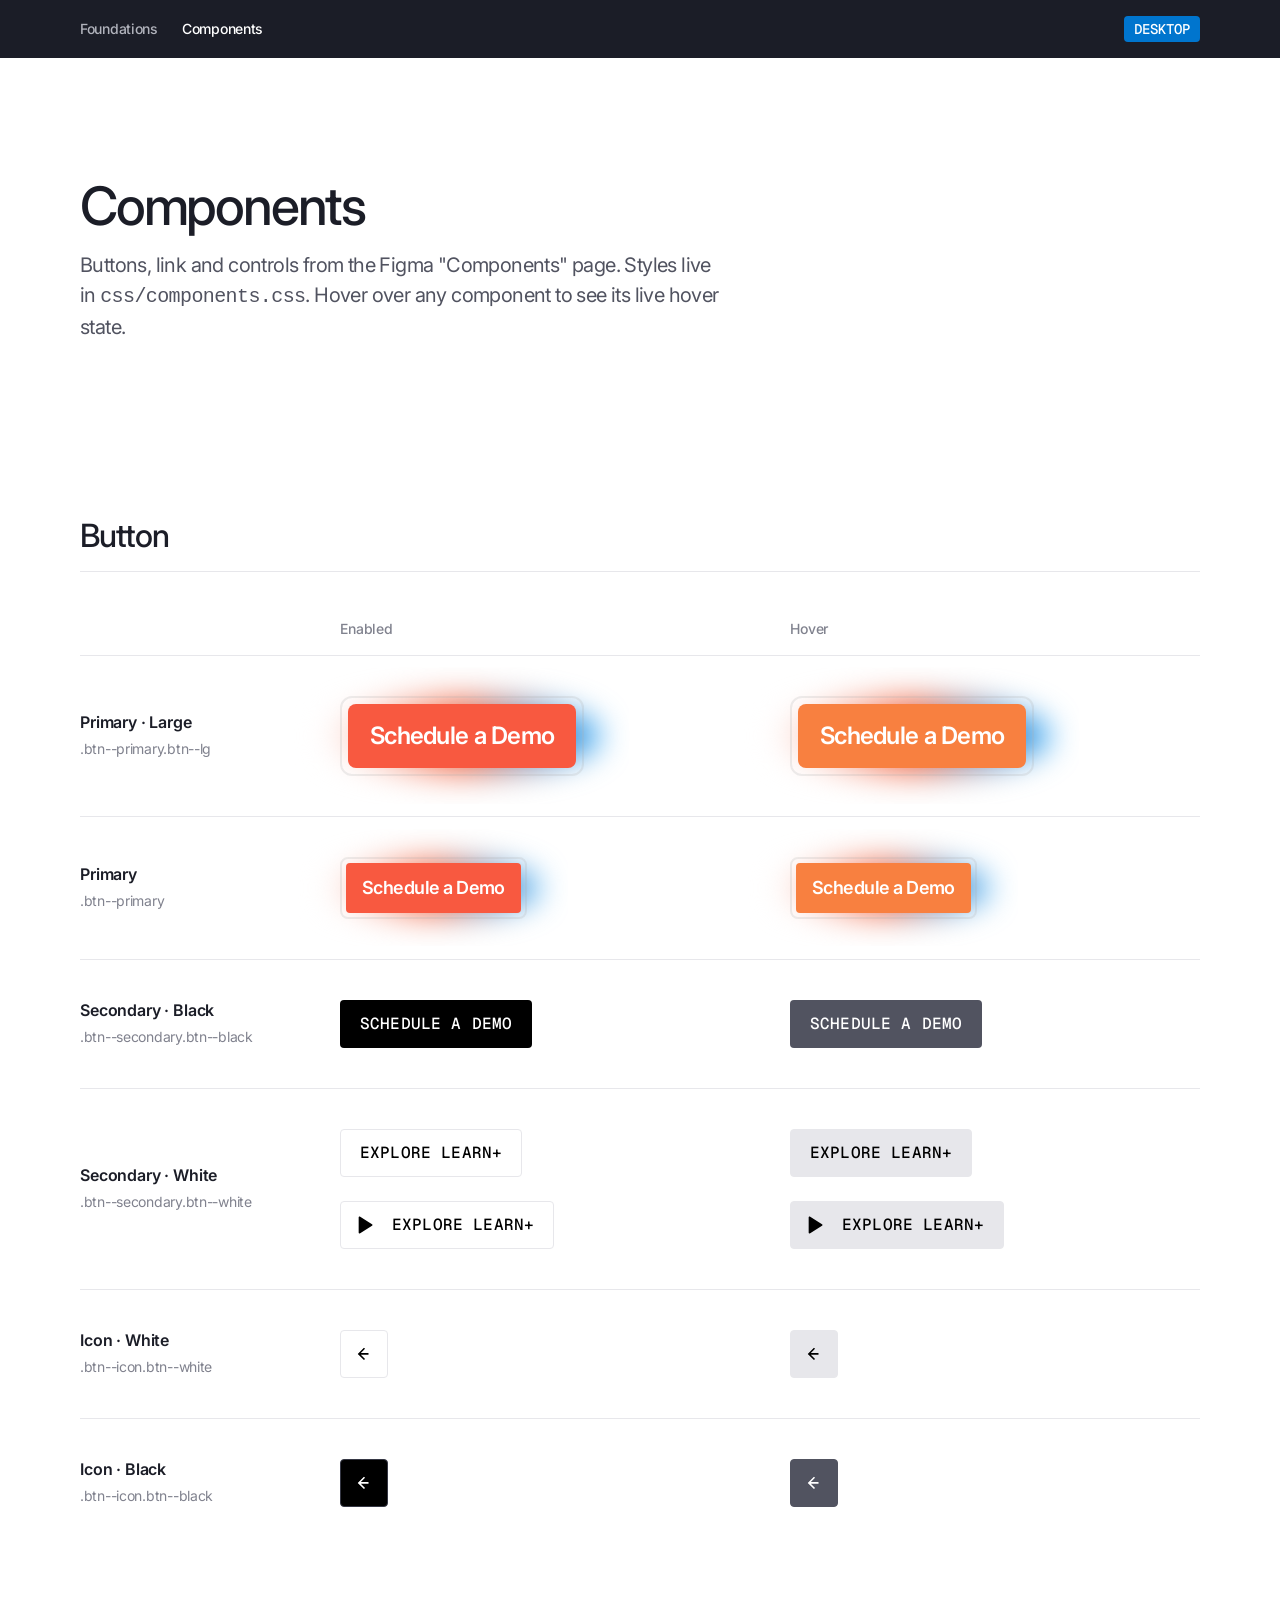
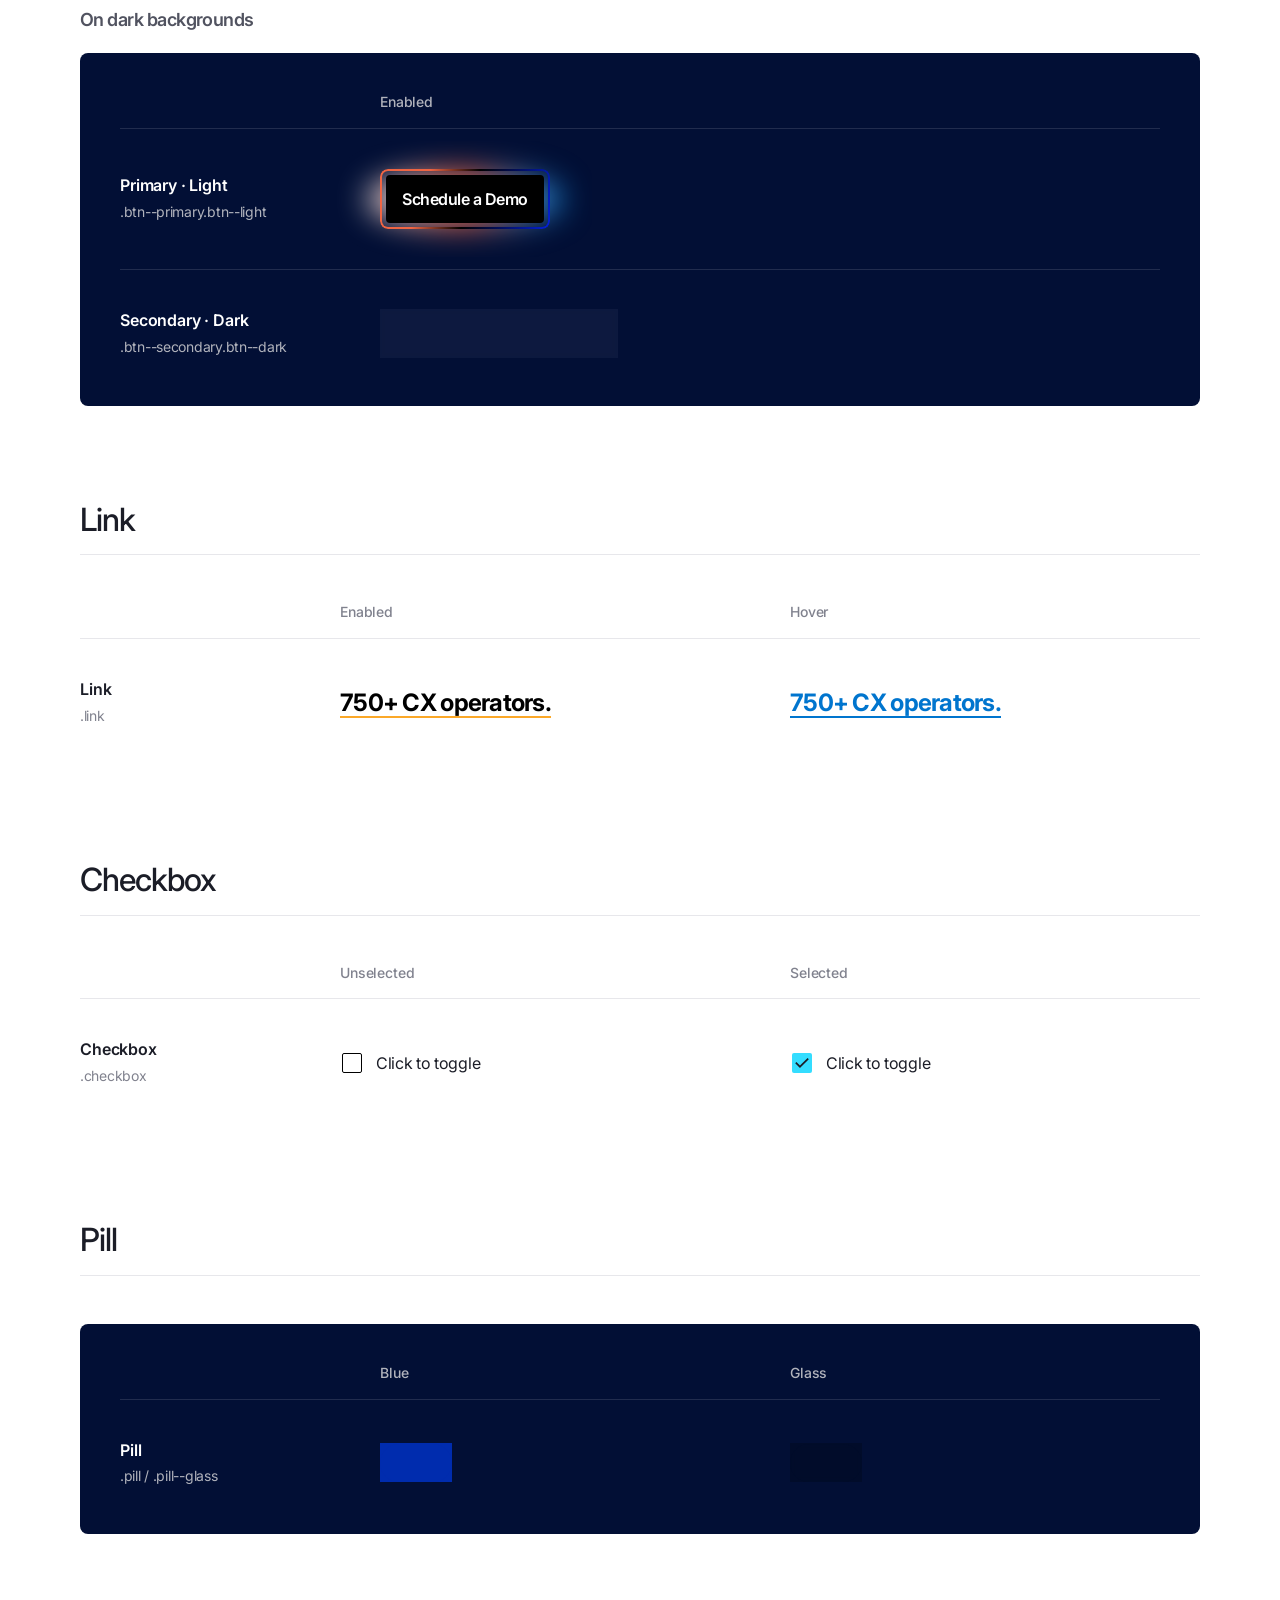
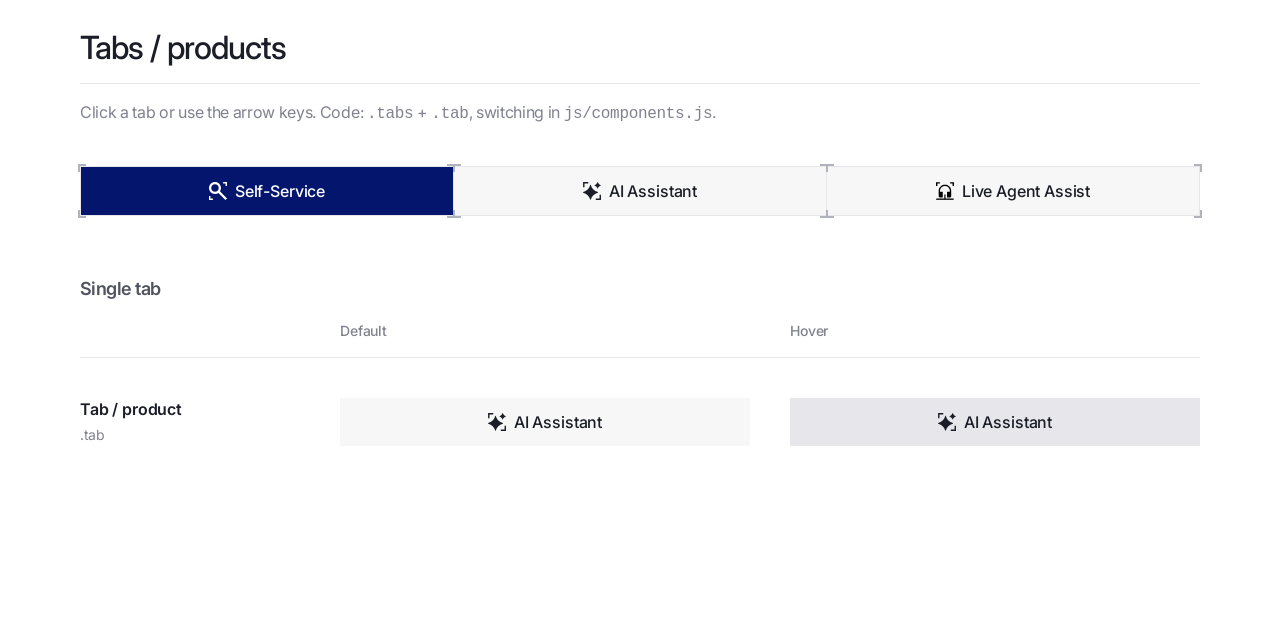
<file: components.html>
<!doctype html>
<html lang="en">
<head>
  <meta charset="utf-8">
  <meta name="viewport" content="width=device-width, initial-scale=1">
  <title>Inbenta Components</title>

  <link rel="preconnect" href="https://fonts.googleapis.com">
  <link rel="preconnect" href="https://fonts.gstatic.com" crossorigin>
  <link rel="stylesheet" href="https://fonts.googleapis.com/css2?family=Geist+Mono:wght@500&family=Inter:wght@400;500;600;700&display=swap">

  <link rel="stylesheet" href="css/tokens.css">
  <link rel="stylesheet" href="css/base.css">
  <link rel="stylesheet" href="css/components.css">
  <link rel="stylesheet" href="css/styleguide.css">
</head>
<body>

  <div class="sg-bar">
    <nav class="sg-bar__nav l3" aria-label="Style guide">
      <a href="styleguide.html">Foundations</a>
      <a href="components.html" aria-current="page">Components</a>
    </nav>
    <span class="sg-bar__scale l2-mono" id="scale-label">Desktop</span>
  </div>

  <main class="sg">

    <header class="sg-hero">
      <h1>Components</h1>
      <p class="p2">Buttons, link and controls from the Figma "Components" page. Styles live in <code>css/components.css</code>. Hover over any component to see its live hover state.</p>
    </header>

    <!-- ===================== Buttons ===================== -->
    <section class="sg-section" aria-labelledby="buttons">
      <h2 class="h4 sg-section__title" id="buttons">Button</h2>

      <div class="sg-states">
        <div class="sg-states__head p4-medium"><span></span><span>Enabled</span><span>Hover</span></div>

        <div class="sg-states__row">
          <div class="sg-states__name"><span class="p3-semibold">Primary · Large</span><code class="p4">.btn--primary.btn--lg</code></div>
          <div class="sg-states__cell" data-state="Enabled">
            <a class="btn btn--primary btn--lg" href="#">
              <img class="btn__glow" src="assets/effects/glow-button-large.svg" alt="">
              <span class="btn__label">Schedule a Demo</span>
            </a>
          </div>
          <div class="sg-states__cell" data-state="Hover">
            <a class="btn btn--primary btn--lg is-hover" href="#">
              <img class="btn__glow" src="assets/effects/glow-button-large.svg" alt="">
              <span class="btn__label">Schedule a Demo</span>
            </a>
          </div>
        </div>

        <div class="sg-states__row">
          <div class="sg-states__name"><span class="p3-semibold">Primary</span><code class="p4">.btn--primary</code></div>
          <div class="sg-states__cell" data-state="Enabled">
            <a class="btn btn--primary" href="#">
              <img class="btn__glow" src="assets/effects/glow-button.svg" alt="">
              <span class="btn__label">Schedule a Demo</span>
            </a>
          </div>
          <div class="sg-states__cell" data-state="Hover">
            <a class="btn btn--primary is-hover" href="#">
              <img class="btn__glow" src="assets/effects/glow-button.svg" alt="">
              <span class="btn__label">Schedule a Demo</span>
            </a>
          </div>
        </div>

        <div class="sg-states__row">
          <div class="sg-states__name"><span class="p3-semibold">Secondary · Black</span><code class="p4">.btn--secondary.btn--black</code></div>
          <div class="sg-states__cell" data-state="Enabled">
            <a class="btn btn--secondary btn--black" href="#">Schedule a Demo</a>
          </div>
          <div class="sg-states__cell" data-state="Hover">
            <a class="btn btn--secondary btn--black is-hover" href="#">Schedule a Demo</a>
          </div>
        </div>

        <div class="sg-states__row">
          <div class="sg-states__name"><span class="p3-semibold">Secondary · White</span><code class="p4">.btn--secondary.btn--white</code></div>
          <div class="sg-states__cell" data-state="Enabled">
            <a class="btn btn--secondary btn--white" href="#">Explore Learn+</a>
            <a class="btn btn--secondary btn--white btn--with-icon" href="#">
              <img src="assets/icons/play.svg" alt="">
              Explore Learn+
            </a>
          </div>
          <div class="sg-states__cell" data-state="Hover">
            <a class="btn btn--secondary btn--white is-hover" href="#">Explore Learn+</a>
            <a class="btn btn--secondary btn--white btn--with-icon is-hover" href="#">
              <img src="assets/icons/play.svg" alt="">
              Explore Learn+
            </a>
          </div>
        </div>

        <div class="sg-states__row">
          <div class="sg-states__name"><span class="p3-semibold">Icon · White</span><code class="p4">.btn--icon.btn--white</code></div>
          <div class="sg-states__cell" data-state="Enabled">
            <button class="btn btn--icon btn--white" type="button" aria-label="Previous">
              <span class="icon-arrow"><img src="assets/icons/arrow-left-dark.svg" alt=""></span>
            </button>
          </div>
          <div class="sg-states__cell" data-state="Hover">
            <button class="btn btn--icon btn--white is-hover" type="button" aria-label="Previous">
              <span class="icon-arrow"><img src="assets/icons/arrow-left-dark.svg" alt=""></span>
            </button>
          </div>
        </div>

        <div class="sg-states__row">
          <div class="sg-states__name"><span class="p3-semibold">Icon · Black</span><code class="p4">.btn--icon.btn--black</code></div>
          <div class="sg-states__cell" data-state="Enabled">
            <button class="btn btn--icon btn--black" type="button" aria-label="Previous">
              <span class="icon-arrow"><img src="assets/icons/arrow-left-light.svg" alt=""></span>
            </button>
          </div>
          <div class="sg-states__cell" data-state="Hover">
            <button class="btn btn--icon btn--black is-hover" type="button" aria-label="Previous">
              <span class="icon-arrow"><img src="assets/icons/arrow-left-light.svg" alt=""></span>
            </button>
          </div>
        </div>
      </div>

      <h3 class="l2 sg-subtitle">On dark backgrounds</h3>
      <div class="sg-stage sg-stage--dark">
        <div class="sg-states">
          <div class="sg-states__head p4-medium"><span></span><span>Enabled</span><span></span></div>
          <div class="sg-states__row">
            <div class="sg-states__name"><span class="p3-semibold">Primary · Light</span><code class="p4">.btn--primary.btn--light</code></div>
            <div class="sg-states__cell" data-state="Enabled">
              <a class="btn btn--primary btn--light" href="#">
                <img class="btn__glow" src="assets/effects/glow-button-light.svg" alt="">
                <span class="btn__label">Schedule a Demo</span>
              </a>
            </div>
            <div></div>
          </div>
          <div class="sg-states__row">
            <div class="sg-states__name"><span class="p3-semibold">Secondary · Dark</span><code class="p4">.btn--secondary.btn--dark</code></div>
            <div class="sg-states__cell" data-state="Enabled">
              <a class="btn btn--secondary btn--dark" href="#">Define your success metrics</a>
            </div>
            <div></div>
          </div>
        </div>
      </div>
    </section>

    <!-- ===================== Link ===================== -->
    <section class="sg-section" aria-labelledby="link">
      <h2 class="h4 sg-section__title" id="link">Link</h2>
      <div class="sg-states">
        <div class="sg-states__head p4-medium"><span></span><span>Enabled</span><span>Hover</span></div>
        <div class="sg-states__row">
          <div class="sg-states__name"><span class="p3-semibold">Link</span><code class="p4">.link</code></div>
          <div class="sg-states__cell" data-state="Enabled"><a class="link" href="#">750+ CX operators.</a></div>
          <div class="sg-states__cell" data-state="Hover"><a class="link is-hover" href="#">750+ CX operators.</a></div>
        </div>
      </div>
    </section>

    <!-- ===================== Controls ===================== -->
    <section class="sg-section" aria-labelledby="checkbox">
      <h2 class="h4 sg-section__title" id="checkbox">Checkbox</h2>
      <div class="sg-states">
        <div class="sg-states__head p4-medium"><span></span><span>Unselected</span><span>Selected</span></div>
        <div class="sg-states__row">
          <div class="sg-states__name"><span class="p3-semibold">Checkbox</span><code class="p4">.checkbox</code></div>
          <div class="sg-states__cell" data-state="Unselected">
            <label class="checkbox-field p3"><input class="checkbox" type="checkbox"> Click to toggle</label>
          </div>
          <div class="sg-states__cell" data-state="Selected">
            <label class="checkbox-field p3"><input class="checkbox" type="checkbox" checked> Click to toggle</label>
          </div>
        </div>
      </div>
    </section>

    <section class="sg-section" aria-labelledby="pill">
      <h2 class="h4 sg-section__title" id="pill">Pill</h2>
      <div class="sg-stage sg-stage--dark">
        <div class="sg-states">
          <div class="sg-states__head p4-medium"><span></span><span>Blue</span><span>Glass</span></div>
          <div class="sg-states__row">
            <div class="sg-states__name"><span class="p3-semibold">Pill</span><code class="p4">.pill / .pill--glass</code></div>
            <div class="sg-states__cell" data-state="Blue"><span class="pill">Step 1</span></div>
            <div class="sg-states__cell" data-state="Glass"><span class="pill pill--glass">Step 1</span></div>
          </div>
        </div>
      </div>
    </section>

    <section class="sg-section" aria-labelledby="tabs">
      <h2 class="h4 sg-section__title" id="tabs">Tabs / products</h2>
      <p class="p3 sg-section__note">Click a tab or use the arrow keys. Code: <code>.tabs</code> + <code>.tab</code>, switching in <code>js/components.js</code>.</p>

      <div class="tabs" role="tablist" aria-label="Products">
        <button class="tab" role="tab" type="button" aria-selected="true">
          <img class="tab__icon tab__icon--default" src="assets/icons/search-dark.svg" alt="">
          <img class="tab__icon tab__icon--active" src="assets/icons/search-light.svg" alt="">
          Self-Service
        </button>
        <button class="tab" role="tab" type="button" aria-selected="false">
          <img class="tab__icon tab__icon--default" src="assets/icons/stars-dark.svg" alt="">
          <img class="tab__icon tab__icon--active" src="assets/icons/stars-light.svg" alt="">
          AI Assistant
        </button>
        <button class="tab" role="tab" type="button" aria-selected="false">
          <img class="tab__icon tab__icon--default" src="assets/icons/headphones-dark.svg" alt="">
          <img class="tab__icon tab__icon--active" src="assets/icons/headphones-light.svg" alt="">
          Live Agent Assist
        </button>
      </div>

      <h3 class="l2 sg-subtitle">Single tab</h3>
      <div class="sg-states">
        <div class="sg-states__head p4-medium"><span></span><span>Default</span><span>Hover</span></div>
        <div class="sg-states__row">
          <div class="sg-states__name"><span class="p3-semibold">Tab / product</span><code class="p4">.tab</code></div>
          <div class="sg-states__cell" data-state="Default">
            <div class="sg-tab-solo">
              <button class="tab" type="button" tabindex="-1">
                <img class="tab__icon tab__icon--default" src="assets/icons/stars-dark.svg" alt="">
                AI Assistant
              </button>
            </div>
          </div>
          <div class="sg-states__cell" data-state="Hover">
            <div class="sg-tab-solo">
              <button class="tab is-hover" type="button" tabindex="-1">
                <img class="tab__icon tab__icon--default" src="assets/icons/stars-dark.svg" alt="">
                AI Assistant
              </button>
            </div>
          </div>
        </div>
      </div>
    </section>

  </main>

  <script src="js/components.js"></script>
  <script>
    // Preview only: keep demo links from jumping to the top, show the active type scale.
    document.addEventListener("click", (event) => {
      if (event.target.closest('a[href="#"]')) event.preventDefault();
    });
    const scale = document.getElementById("scale-label");
    const mq = window.matchMedia("(max-width: 767px)");
    const updateScale = () => { scale.textContent = mq.matches ? "Mobile (proposal)" : "Desktop"; };
    updateScale();
    mq.addEventListener("change", updateScale);
  </script>
</body>
</html>
</file>
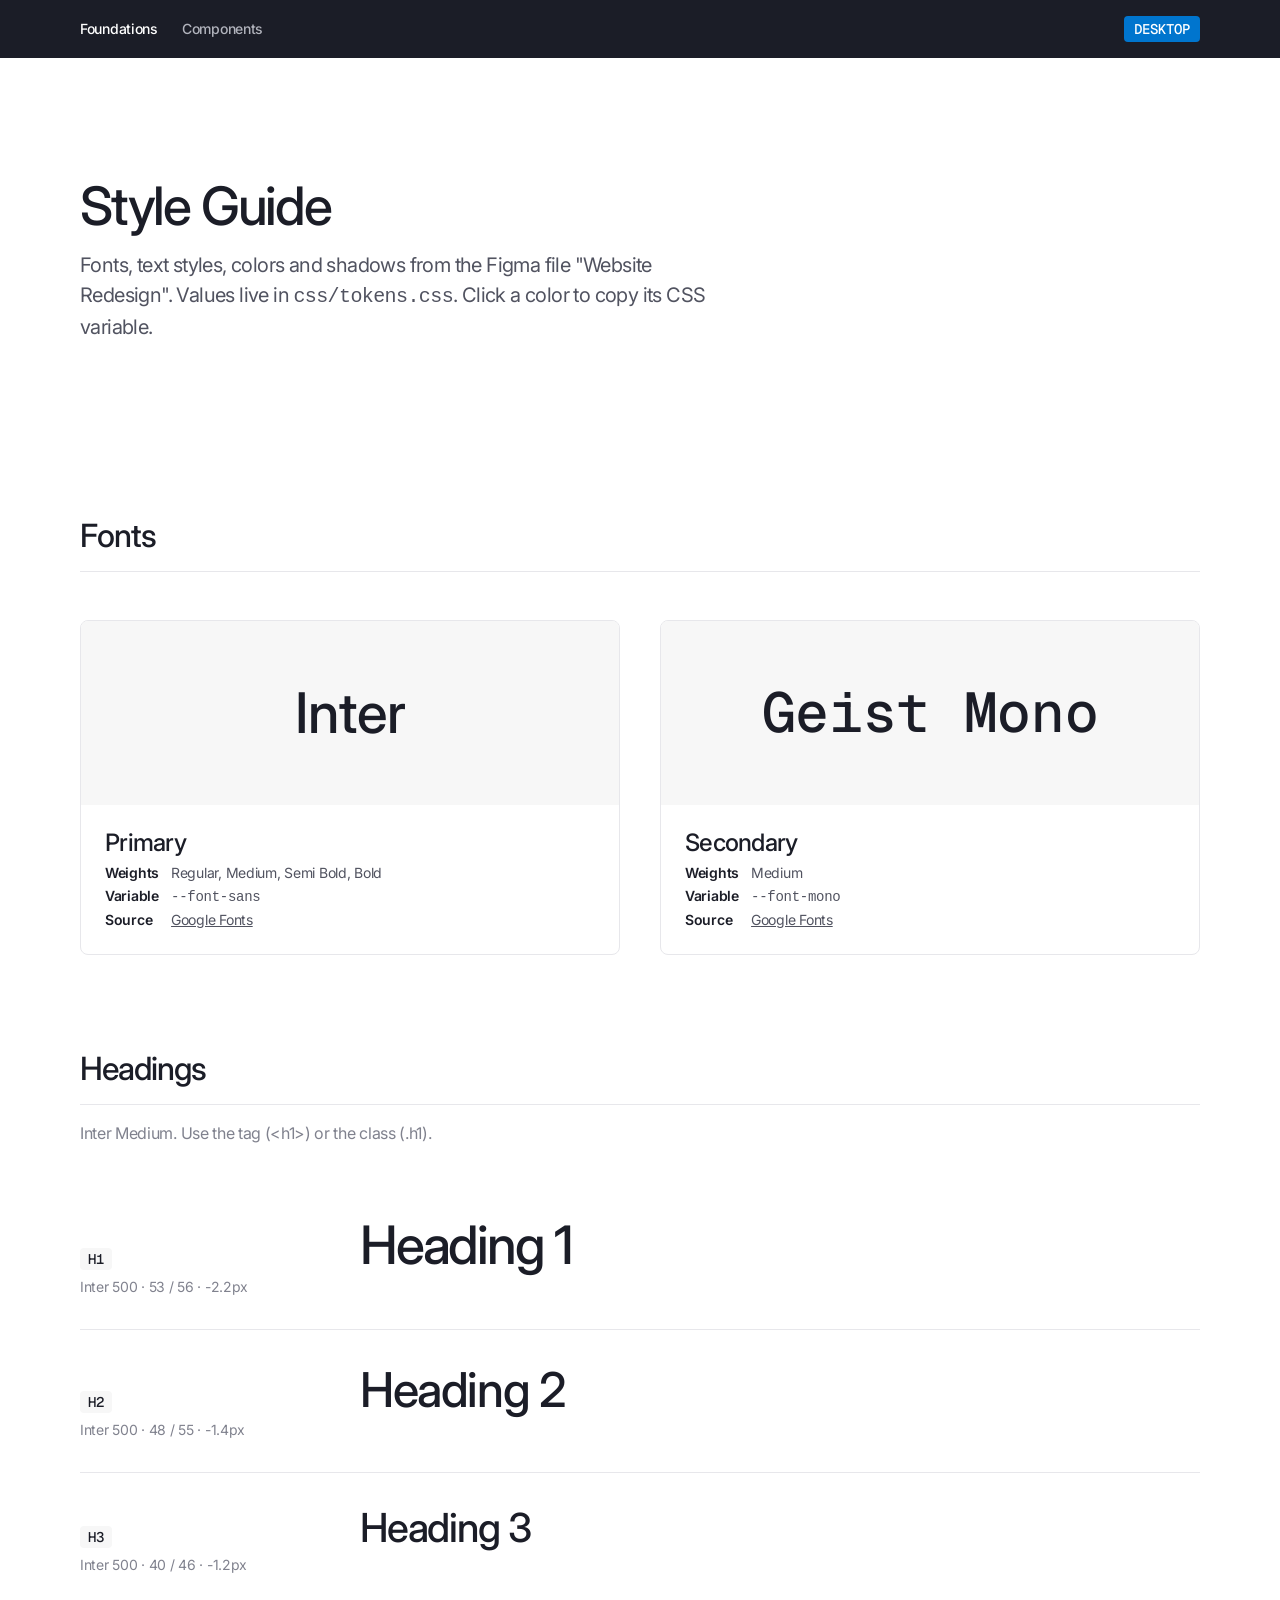
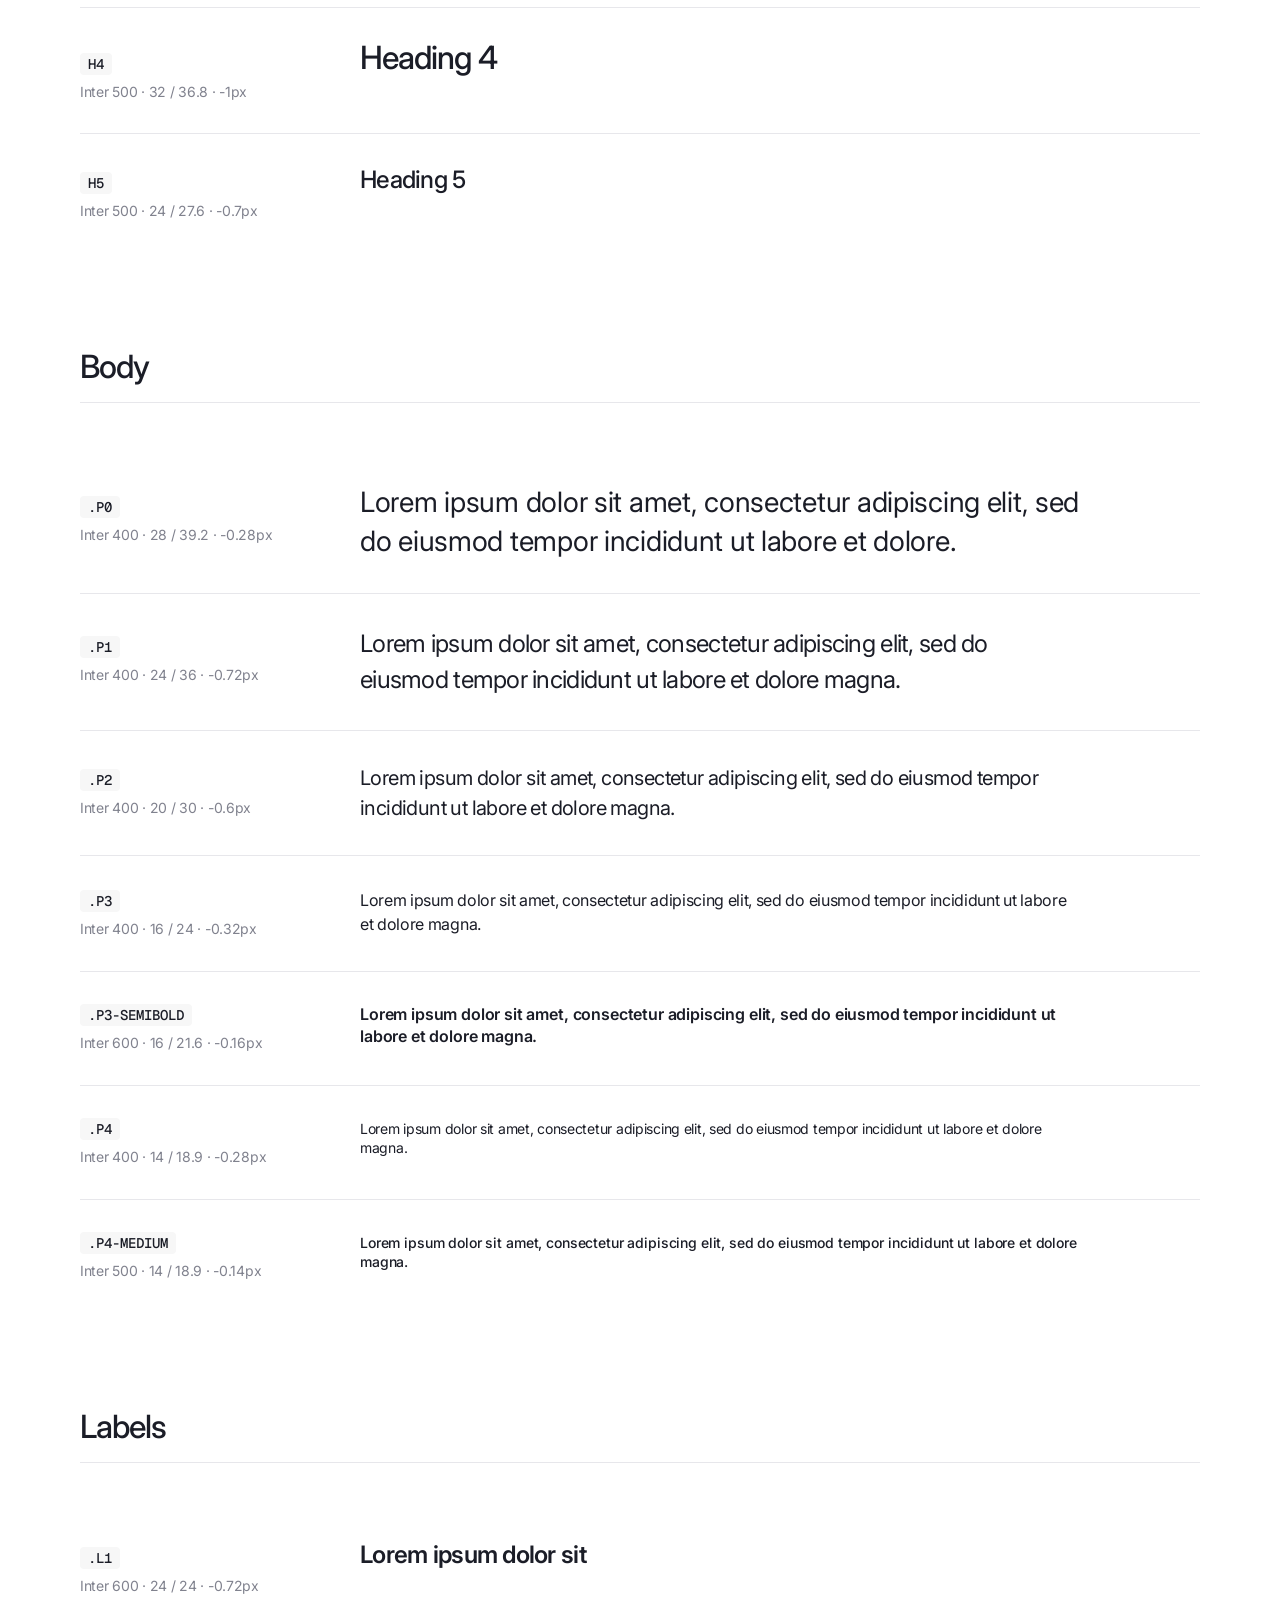
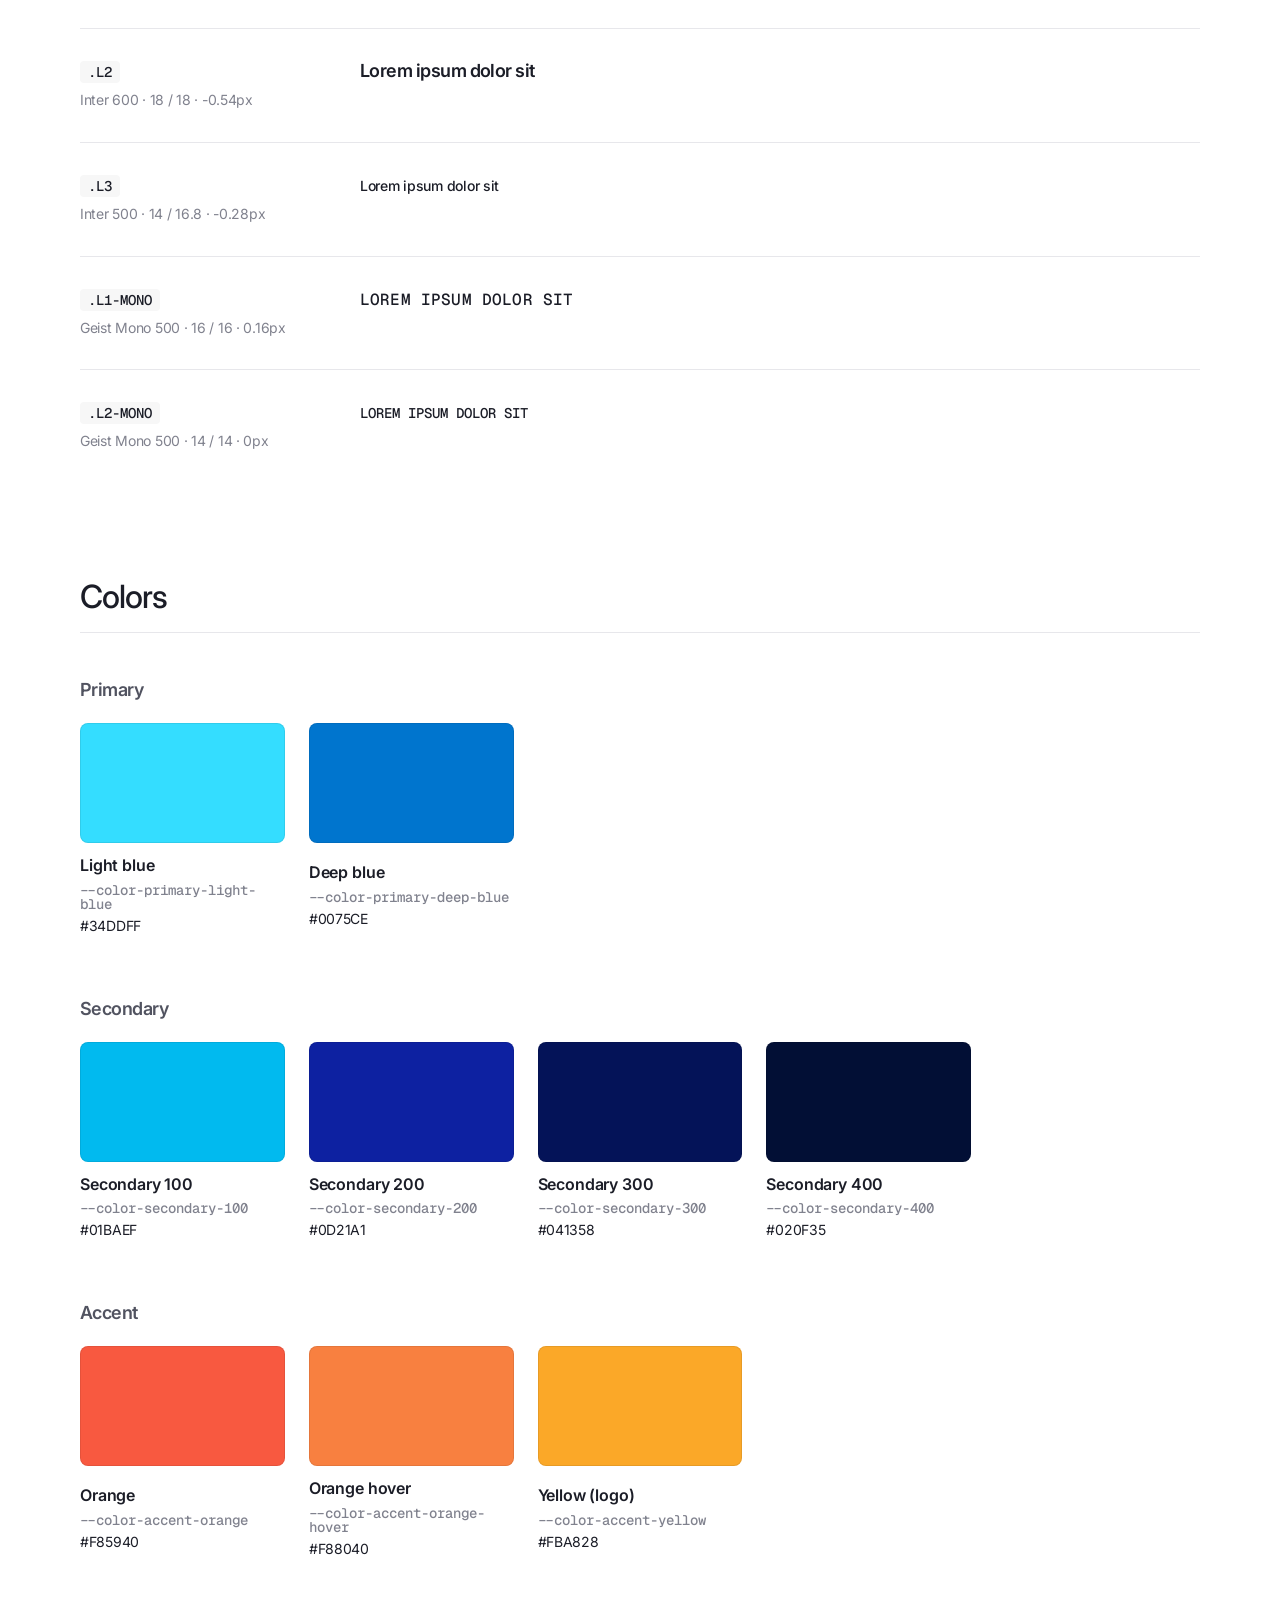
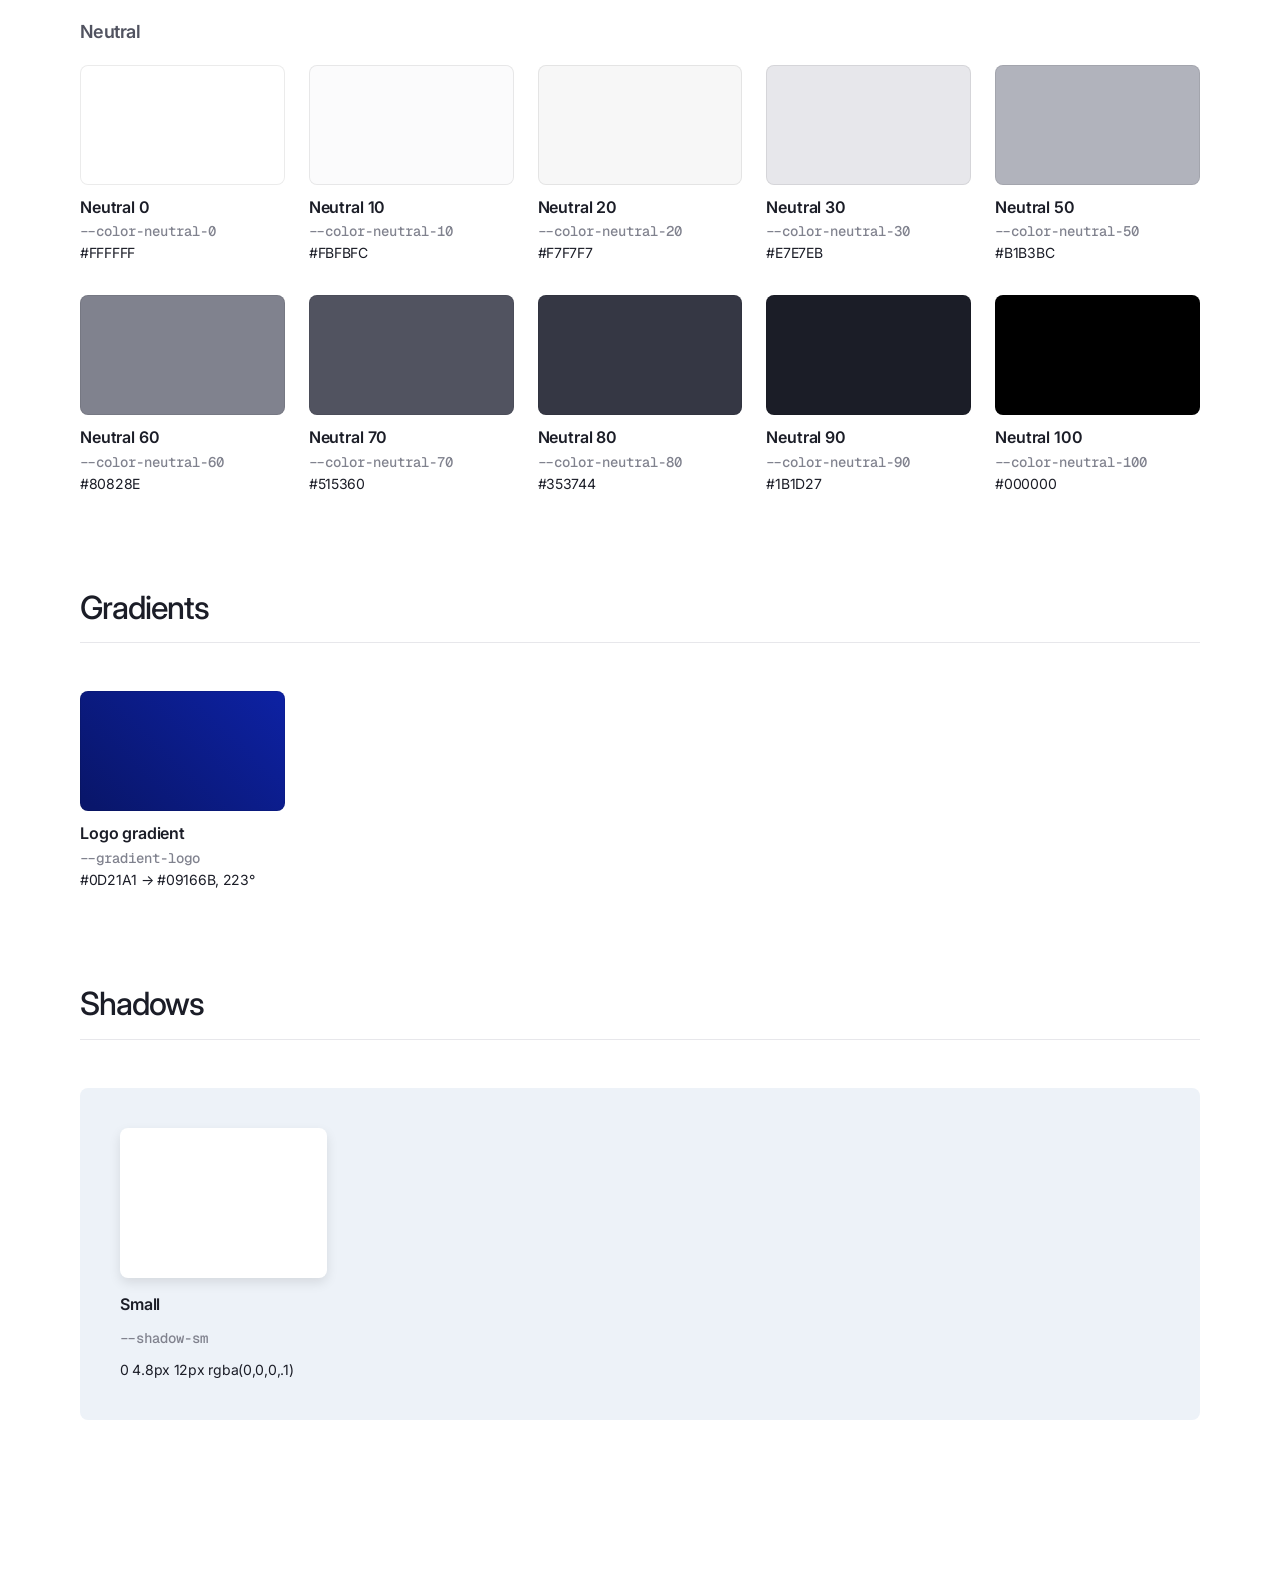
<file: styleguide.html>
<!doctype html>
<html lang="en">
<head>
  <meta charset="utf-8">
  <meta name="viewport" content="width=device-width, initial-scale=1">
  <title>Inbenta Style Guide</title>

  <link rel="preconnect" href="https://fonts.googleapis.com">
  <link rel="preconnect" href="https://fonts.gstatic.com" crossorigin>
  <link rel="stylesheet" href="https://fonts.googleapis.com/css2?family=Geist+Mono:wght@500&family=Inter:wght@400;500;600;700&display=swap">

  <link rel="stylesheet" href="css/tokens.css">
  <link rel="stylesheet" href="css/base.css">

  <link rel="stylesheet" href="css/styleguide.css">
</head>
<body>

  <div class="sg-bar">
    <nav class="sg-bar__nav l3" aria-label="Style guide">
      <a href="styleguide.html" aria-current="page">Foundations</a>
      <a href="components.html">Components</a>
    </nav>
    <span class="sg-bar__scale l2-mono" id="scale-label">Desktop</span>
  </div>

  <main class="sg">

    <header class="sg-hero">
      <h1>Style Guide</h1>
      <p class="p2">Fonts, text styles, colors and shadows from the Figma file "Website Redesign". Values live in <code>css/tokens.css</code>. Click a color to copy its CSS variable.</p>
    </header>

    <!-- Fonts -->
    <section class="sg-section" aria-labelledby="fonts">
      <h2 class="h4 sg-section__title" id="fonts">Fonts</h2>
      <div class="sg-fonts">
        <article class="sg-font">
          <div class="sg-font__sample" style="font-family: var(--font-sans)">Inter</div>
          <div class="sg-font__info">
            <h3 class="h5">Primary</h3>
            <dl class="p4">
              <dt>Weights</dt><dd>Regular, Medium, Semi Bold, Bold</dd>
              <dt>Variable</dt><dd><code>--font-sans</code></dd>
              <dt>Source</dt><dd><a href="https://fonts.google.com/specimen/Inter" target="_blank" rel="noopener">Google Fonts</a></dd>
            </dl>
          </div>
        </article>
        <article class="sg-font">
          <div class="sg-font__sample" style="font-family: var(--font-mono)">Geist Mono</div>
          <div class="sg-font__info">
            <h3 class="h5">Secondary</h3>
            <dl class="p4">
              <dt>Weights</dt><dd>Medium</dd>
              <dt>Variable</dt><dd><code>--font-mono</code></dd>
              <dt>Source</dt><dd><a href="https://fonts.google.com/specimen/Geist+Mono" target="_blank" rel="noopener">Google Fonts</a></dd>
            </dl>
          </div>
        </article>
      </div>
    </section>

    <!-- Headings -->
    <section class="sg-section" aria-labelledby="headings">
      <h2 class="h4 sg-section__title" id="headings">Headings</h2>
      <p class="p3 sg-section__note">Inter Medium. Use the tag (&lt;h1&gt;) or the class (.h1).</p>
      <div>
        <div class="sg-type">
          <div class="sg-type__meta"><span class="sg-type__name l2-mono">H1</span><span class="sg-type__spec p4" data-spec-for="s-h1"></span></div>
          <p class="h1 sg-type__sample" id="s-h1">Heading 1</p>
        </div>
        <div class="sg-type">
          <div class="sg-type__meta"><span class="sg-type__name l2-mono">H2</span><span class="sg-type__spec p4" data-spec-for="s-h2"></span></div>
          <p class="h2 sg-type__sample" id="s-h2">Heading 2</p>
        </div>
        <div class="sg-type">
          <div class="sg-type__meta"><span class="sg-type__name l2-mono">H3</span><span class="sg-type__spec p4" data-spec-for="s-h3"></span></div>
          <p class="h3 sg-type__sample" id="s-h3">Heading 3</p>
        </div>
        <div class="sg-type">
          <div class="sg-type__meta"><span class="sg-type__name l2-mono">H4</span><span class="sg-type__spec p4" data-spec-for="s-h4"></span></div>
          <p class="h4 sg-type__sample" id="s-h4">Heading 4</p>
        </div>
        <div class="sg-type">
          <div class="sg-type__meta"><span class="sg-type__name l2-mono">H5</span><span class="sg-type__spec p4" data-spec-for="s-h5"></span></div>
          <p class="h5 sg-type__sample" id="s-h5">Heading 5</p>
        </div>
      </div>
    </section>

    <!-- Body -->
    <section class="sg-section" aria-labelledby="body">
      <h2 class="h4 sg-section__title" id="body">Body</h2>
      <div>
        <div class="sg-type">
          <div class="sg-type__meta"><span class="sg-type__name l2-mono">.p0</span><span class="sg-type__spec p4" data-spec-for="s-p0"></span></div>
          <p class="p0 sg-type__sample" id="s-p0">Lorem ipsum dolor sit amet, consectetur adipiscing elit, sed do eiusmod tempor incididunt ut labore et dolore.</p>
        </div>
        <div class="sg-type">
          <div class="sg-type__meta"><span class="sg-type__name l2-mono">.p1</span><span class="sg-type__spec p4" data-spec-for="s-p1"></span></div>
          <p class="p1 sg-type__sample" id="s-p1">Lorem ipsum dolor sit amet, consectetur adipiscing elit, sed do eiusmod tempor incididunt ut labore et dolore magna.</p>
        </div>
        <div class="sg-type">
          <div class="sg-type__meta"><span class="sg-type__name l2-mono">.p2</span><span class="sg-type__spec p4" data-spec-for="s-p2"></span></div>
          <p class="p2 sg-type__sample" id="s-p2">Lorem ipsum dolor sit amet, consectetur adipiscing elit, sed do eiusmod tempor incididunt ut labore et dolore magna.</p>
        </div>
        <div class="sg-type">
          <div class="sg-type__meta"><span class="sg-type__name l2-mono">.p3</span><span class="sg-type__spec p4" data-spec-for="s-p3"></span></div>
          <p class="p3 sg-type__sample" id="s-p3">Lorem ipsum dolor sit amet, consectetur adipiscing elit, sed do eiusmod tempor incididunt ut labore et dolore magna.</p>
        </div>
        <div class="sg-type">
          <div class="sg-type__meta"><span class="sg-type__name l2-mono">.p3-semibold</span><span class="sg-type__spec p4" data-spec-for="s-p3sb"></span></div>
          <p class="p3-semibold sg-type__sample" id="s-p3sb">Lorem ipsum dolor sit amet, consectetur adipiscing elit, sed do eiusmod tempor incididunt ut labore et dolore magna.</p>
        </div>
        <div class="sg-type">
          <div class="sg-type__meta"><span class="sg-type__name l2-mono">.p4</span><span class="sg-type__spec p4" data-spec-for="s-p4"></span></div>
          <p class="p4 sg-type__sample" id="s-p4">Lorem ipsum dolor sit amet, consectetur adipiscing elit, sed do eiusmod tempor incididunt ut labore et dolore magna.</p>
        </div>
        <div class="sg-type">
          <div class="sg-type__meta"><span class="sg-type__name l2-mono">.p4-medium</span><span class="sg-type__spec p4" data-spec-for="s-p4m"></span></div>
          <p class="p4-medium sg-type__sample" id="s-p4m">Lorem ipsum dolor sit amet, consectetur adipiscing elit, sed do eiusmod tempor incididunt ut labore et dolore magna.</p>
        </div>
      </div>
    </section>

    <!-- Labels -->
    <section class="sg-section" aria-labelledby="labels">
      <h2 class="h4 sg-section__title" id="labels">Labels</h2>
      <div>
        <div class="sg-type">
          <div class="sg-type__meta"><span class="sg-type__name l2-mono">.l1</span><span class="sg-type__spec p4" data-spec-for="s-l1"></span></div>
          <p class="l1 sg-type__sample" id="s-l1">Lorem ipsum dolor sit</p>
        </div>
        <div class="sg-type">
          <div class="sg-type__meta"><span class="sg-type__name l2-mono">.l2</span><span class="sg-type__spec p4" data-spec-for="s-l2"></span></div>
          <p class="l2 sg-type__sample" id="s-l2">Lorem ipsum dolor sit</p>
        </div>
        <div class="sg-type">
          <div class="sg-type__meta"><span class="sg-type__name l2-mono">.l3</span><span class="sg-type__spec p4" data-spec-for="s-l3"></span></div>
          <p class="l3 sg-type__sample" id="s-l3">Lorem ipsum dolor sit</p>
        </div>
        <div class="sg-type">
          <div class="sg-type__meta"><span class="sg-type__name l2-mono">.l1-mono</span><span class="sg-type__spec p4" data-spec-for="s-l1m"></span></div>
          <p class="l1-mono sg-type__sample" id="s-l1m">Lorem ipsum dolor sit</p>
        </div>
        <div class="sg-type">
          <div class="sg-type__meta"><span class="sg-type__name l2-mono">.l2-mono</span><span class="sg-type__spec p4" data-spec-for="s-l2m"></span></div>
          <p class="l2-mono sg-type__sample" id="s-l2m">Lorem ipsum dolor sit</p>
        </div>
      </div>
    </section>

    <!-- Colors -->
    <section class="sg-section" aria-labelledby="colors">
      <h2 class="h4 sg-section__title" id="colors">Colors</h2>
      <div id="color-groups"></div>
    </section>

    <!-- Gradient -->
    <section class="sg-section" aria-labelledby="gradients">
      <h2 class="h4 sg-section__title" id="gradients">Gradients</h2>
      <div class="sg-colors">
        <button class="sg-swatch" type="button" data-copy="var(--gradient-logo)">
          <span class="sg-swatch__chip" style="background: var(--gradient-logo)"></span>
          <span class="sg-swatch__text">
            <span class="p3-semibold">Logo gradient</span>
            <span class="sg-swatch__token l2-mono">--gradient-logo</span>
            <span class="p4">#0D21A1 → #09166B, 223°</span>
          </span>
        </button>
      </div>
    </section>

    <!-- Shadows -->
    <section class="sg-section" aria-labelledby="shadows">
      <h2 class="h4 sg-section__title" id="shadows">Shadows</h2>
      <div class="sg-shadow-stage">
        <div class="sg-shadow">
          <div class="sg-shadow__box" style="box-shadow: var(--shadow-sm)"></div>
          <span class="p3-semibold">Small</span>
          <span class="sg-swatch__token l2-mono">--shadow-sm</span>
          <span class="p4">0 4.8px 12px rgba(0,0,0,.1)</span>
        </div>
      </div>
    </section>

  </main>

  <div class="sg-toast p4-medium" id="toast" role="status" aria-live="polite"></div>

  <script>
    // Color groups. Hex values are read from tokens.css, so this page always shows the real values.
    const COLOR_GROUPS = [
      { title: "Primary", colors: [
        ["Light blue", "--color-primary-light-blue"],
        ["Deep blue", "--color-primary-deep-blue"],
      ]},
      { title: "Secondary", colors: [
        ["Secondary 100", "--color-secondary-100"],
        ["Secondary 200", "--color-secondary-200"],
        ["Secondary 300", "--color-secondary-300"],
        ["Secondary 400", "--color-secondary-400"],
      ]},
      { title: "Accent", colors: [
        ["Orange", "--color-accent-orange"],
        ["Orange hover", "--color-accent-orange-hover"],
        ["Yellow (logo)", "--color-accent-yellow"],
      ]},
      { title: "Neutral", colors: [
        ["Neutral 0", "--color-neutral-0"],
        ["Neutral 10", "--color-neutral-10"],
        ["Neutral 20", "--color-neutral-20"],
        ["Neutral 30", "--color-neutral-30"],
        ["Neutral 50", "--color-neutral-50"],
        ["Neutral 60", "--color-neutral-60"],
        ["Neutral 70", "--color-neutral-70"],
        ["Neutral 80", "--color-neutral-80"],
        ["Neutral 90", "--color-neutral-90"],
        ["Neutral 100", "--color-neutral-100"],
      ]},
    ];

    const rootStyle = getComputedStyle(document.documentElement);
    const groupsEl = document.getElementById("color-groups");

    for (const group of COLOR_GROUPS) {
      const wrap = document.createElement("div");
      wrap.className = "sg-group";

      const title = document.createElement("h3");
      title.className = "l2 sg-group__title";
      title.textContent = group.title;
      wrap.appendChild(title);

      const grid = document.createElement("div");
      grid.className = "sg-colors";

      for (const [name, token] of group.colors) {
        const hex = rootStyle.getPropertyValue(token).trim().toUpperCase();
        const btn = document.createElement("button");
        btn.type = "button";
        btn.className = "sg-swatch";
        btn.dataset.copy = `var(${token})`;
        btn.innerHTML = `
          <span class="sg-swatch__chip" style="background: var(${token})"></span>
          <span class="sg-swatch__text">
            <span class="p3-semibold"></span>
            <span class="sg-swatch__token l2-mono"></span>
            <span class="p4"></span>
          </span>`;
        const [nameEl, tokenEl, hexEl] = btn.querySelectorAll(".sg-swatch__text > span");
        nameEl.textContent = name;
        tokenEl.textContent = token;
        hexEl.textContent = hex;
        grid.appendChild(btn);
      }

      wrap.appendChild(grid);
      groupsEl.appendChild(wrap);
    }

    // Copy a CSS variable on click.
    const toast = document.getElementById("toast");
    let toastTimer;
    document.addEventListener("click", async (event) => {
      const swatch = event.target.closest("[data-copy]");
      if (!swatch) return;
      const value = swatch.dataset.copy;
      try {
        await navigator.clipboard.writeText(value);
        toast.textContent = `Copied ${value}`;
      } catch {
        toast.textContent = value;
      }
      toast.classList.add("is-visible");
      clearTimeout(toastTimer);
      toastTimer = setTimeout(() => toast.classList.remove("is-visible"), 1600);
    });

    // Show the live size / line height / tracking of each text style.
    const round = (n) => Math.round(n * 100) / 100;

    function updateSpecs() {
      for (const el of document.querySelectorAll("[data-spec-for]")) {
        const sample = document.getElementById(el.dataset.specFor);
        const cs = getComputedStyle(sample);
        const size = parseFloat(cs.fontSize);
        const line = parseFloat(cs.lineHeight);
        const tracking = parseFloat(cs.letterSpacing) || 0;
        const family = cs.fontFamily.split(",")[0].replace(/"/g, "");
        el.textContent = `${family} ${cs.fontWeight} · ${round(size)} / ${round(line)} · ${round(tracking)}px`;
      }
      const mobile = window.matchMedia("(max-width: 767px)").matches;
      document.getElementById("scale-label").textContent = mobile ? "Mobile (proposal)" : "Desktop";
    }

    updateSpecs();
    document.fonts.ready.then(updateSpecs);
    window.addEventListener("resize", updateSpecs);
  </script>
</body>
</html>
</file>
<file: css/tokens.css>
/*
 * Inbenta design tokens
 * Source: Figma "Website Redesign" → Style Guide (node 1635:43459)
 *
 * Change a value here and it updates everywhere on the site.
 */

:root {
  /* ---------- Fonts ---------- */
  --font-sans: "Inter", system-ui, -apple-system, "Segoe UI", sans-serif;
  --font-mono: "Geist Mono", ui-monospace, "SF Mono", Menlo, monospace;

  --weight-regular: 400;
  --weight-medium: 500;
  --weight-semibold: 600;
  --weight-bold: 700;

  /* ---------- Colors: Primary ---------- */
  --color-primary-light-blue: #34ddff;
  --color-primary-deep-blue: #0075ce;

  /* ---------- Colors: Secondary ---------- */
  --color-secondary-100: #01baef;
  --color-secondary-200: #0d21a1;
  --color-secondary-300: #041358;
  --color-secondary-400: #020f35;

  /* ---------- Colors: Accent ---------- */
  --color-accent-orange: #f85940;
  --color-accent-orange-hover: #f88040;
  --color-accent-yellow: #fba828; /* logo yellow */

  /* ---------- Colors: Neutral ---------- */
  --color-neutral-0: #ffffff;
  --color-neutral-10: #fbfbfc;
  --color-neutral-20: #f7f7f7;
  --color-neutral-30: #e7e7eb;
  --color-neutral-50: #b1b3bc;
  --color-neutral-60: #80828e;
  --color-neutral-70: #515360;
  --color-neutral-80: #353744;
  --color-neutral-90: #1b1d27;
  --color-neutral-100: #000000;

  /* ---------- Gradients ---------- */
  --gradient-logo: linear-gradient(223.26deg, #0d21a1 4.68%, #09166b 94.95%);

  /* ---------- Shadows ---------- */
  --shadow-sm: 0 4.8px 12px 0 rgb(0 0 0 / 0.1);

  /* ---------- Type scale: desktop (from Figma) ----------
   * Line height is a ratio and letter spacing is in em,
   * so both stay proportional when the font size changes on mobile.
   * At desktop sizes they equal the Figma px values exactly.
   */

  /* Headings: Inter Medium */
  --h1-size: 53px;  --h1-line: 1.0566; /* 56px */    --h1-tracking: -0.0415em; /* -2.2px */
  --h2-size: 48px;  --h2-line: 1.1458; /* 55px */    --h2-tracking: -0.0292em; /* -1.4px */
  --h3-size: 40px;  --h3-line: 1.15;   /* 46px */    --h3-tracking: -0.03em;   /* -1.2px */
  --h4-size: 32px;  --h4-line: 1.15;   /* 36.8px */  --h4-tracking: -0.0313em; /* -1px */
  --h5-size: 24px;  --h5-line: 1.15;   /* 27.6px */  --h5-tracking: -0.0292em; /* -0.7px */

  /* Body: Inter Regular (unless noted) */
  --p0-size: 28px;  --p0-line: 1.4;    /* 39.2px */  --p0-tracking: -0.01em;   /* -0.28px */
  --p1-size: 24px;  --p1-line: 1.5;    /* 36px */    --p1-tracking: -0.03em;   /* -0.72px */
  --p2-size: 20px;  --p2-line: 1.5;    /* 30px */    --p2-tracking: -0.03em;   /* -0.6px */
  --p3-size: 16px;  --p3-line: 1.5;    /* 24px */    --p3-tracking: -0.02em;   /* -0.32px */
  --p3-semibold-size: 16px; --p3-semibold-line: 1.35; /* 21.6px */ --p3-semibold-tracking: -0.01em; /* -0.16px */
  --p4-size: 14px;  --p4-line: 1.35;   /* 18.9px */  --p4-tracking: -0.02em;   /* -0.28px */
  --p4-medium-size: 14px; --p4-medium-line: 1.35; /* 18.9px */ --p4-medium-tracking: -0.01em; /* -0.14px */

  /* Labels */
  --l1-size: 24px;  --l1-line: 1;      /* 24px */    --l1-tracking: -0.03em;   /* -0.72px, Semi Bold */
  --l2-size: 18px;  --l2-line: 1;      /* 18px */    --l2-tracking: -0.03em;   /* -0.54px, Semi Bold */
  --l3-size: 14px;  --l3-line: 1.2;    /* 16.8px */  --l3-tracking: -0.02em;   /* -0.28px, Medium */
  --l1-mono-size: 16px; --l1-mono-line: 1; /* 16px */ --l1-mono-tracking: 0.01em; /* +0.16px, Geist Mono Medium */
  --l2-mono-size: 14px; --l2-mono-line: 1; /* 14px */ --l2-mono-tracking: 0;      /* Geist Mono Medium */
}

/* ---------- Type scale: mobile ----------
 * NOT in Figma yet (the style guide only has Desktop).
 * Proposed values; only font sizes change, line height and tracking follow.
 */
@media (max-width: 767px) {
  :root {
    --h1-size: 36px;
    --h2-size: 32px;
    --h3-size: 28px;
    --h4-size: 24px;
    --h5-size: 20px;

    --p0-size: 22px;
    --p1-size: 20px;
    --p2-size: 18px;

    --l1-size: 20px;
    --l2-size: 16px;
  }
}
</file>
<file: css/base.css>
/*
 * Base styles: a light reset and the text styles from the Figma style guide.
 * Requires tokens.css to be loaded first.
 */

/* ---------- Reset ---------- */
*,
*::before,
*::after {
  box-sizing: border-box;
}

html {
  -webkit-text-size-adjust: 100%;
  text-size-adjust: 100%;
}

body {
  margin: 0;
  font-family: var(--font-sans);
  font-weight: var(--weight-regular);
  font-size: var(--p3-size);
  line-height: var(--p3-line);
  letter-spacing: var(--p3-tracking);
  color: var(--color-neutral-90);
  background: var(--color-neutral-0);
  -webkit-font-smoothing: antialiased;
  -moz-osx-font-smoothing: grayscale;
}

h1, h2, h3, h4, h5, h6,
p, figure, blockquote, dl, dd {
  margin: 0;
}

img, svg, video {
  display: block;
  max-width: 100%;
}

button, input, select, textarea {
  font: inherit;
  letter-spacing: inherit;
  color: inherit;
}

a {
  color: inherit;
}

/* ---------- Headings ----------
 * Use the class when the visual size differs from the HTML level,
 * e.g. <h2 class="h4">.
 */
h1, .h1, h2, .h2, h3, .h3, h4, .h4, h5, .h5 {
  font-family: var(--font-sans);
  font-weight: var(--weight-medium);
}

h1, .h1 { font-size: var(--h1-size); line-height: var(--h1-line); letter-spacing: var(--h1-tracking); }
h2, .h2 { font-size: var(--h2-size); line-height: var(--h2-line); letter-spacing: var(--h2-tracking); }
h3, .h3 { font-size: var(--h3-size); line-height: var(--h3-line); letter-spacing: var(--h3-tracking); }
h4, .h4 { font-size: var(--h4-size); line-height: var(--h4-line); letter-spacing: var(--h4-tracking); }
h5, .h5 { font-size: var(--h5-size); line-height: var(--h5-line); letter-spacing: var(--h5-tracking); }

/* ---------- Body ---------- */
.p0, .p1, .p2, .p3, .p4 {
  font-family: var(--font-sans);
  font-weight: var(--weight-regular);
}

.p0 { font-size: var(--p0-size); line-height: var(--p0-line); letter-spacing: var(--p0-tracking); }
.p1 { font-size: var(--p1-size); line-height: var(--p1-line); letter-spacing: var(--p1-tracking); }
.p2 { font-size: var(--p2-size); line-height: var(--p2-line); letter-spacing: var(--p2-tracking); }
.p3 { font-size: var(--p3-size); line-height: var(--p3-line); letter-spacing: var(--p3-tracking); }
.p4 { font-size: var(--p4-size); line-height: var(--p4-line); letter-spacing: var(--p4-tracking); }

.p3-semibold {
  font-family: var(--font-sans);
  font-weight: var(--weight-semibold);
  font-size: var(--p3-semibold-size);
  line-height: var(--p3-semibold-line);
  letter-spacing: var(--p3-semibold-tracking);
}

.p4-medium {
  font-family: var(--font-sans);
  font-weight: var(--weight-medium);
  font-size: var(--p4-medium-size);
  line-height: var(--p4-medium-line);
  letter-spacing: var(--p4-medium-tracking);
}

/* ---------- Labels ---------- */
.l1, .l2 { font-family: var(--font-sans); font-weight: var(--weight-semibold); }
.l3 { font-family: var(--font-sans); font-weight: var(--weight-medium); }

.l1 { font-size: var(--l1-size); line-height: var(--l1-line); letter-spacing: var(--l1-tracking); }
.l2 { font-size: var(--l2-size); line-height: var(--l2-line); letter-spacing: var(--l2-tracking); }
.l3 { font-size: var(--l3-size); line-height: var(--l3-line); letter-spacing: var(--l3-tracking); }

.l1-mono,
.l2-mono {
  font-family: var(--font-mono);
  font-weight: var(--weight-medium);
  text-transform: uppercase;
}

.l1-mono { font-size: var(--l1-mono-size); line-height: var(--l1-mono-line); letter-spacing: var(--l1-mono-tracking); }
.l2-mono { font-size: var(--l2-mono-size); line-height: var(--l2-mono-line); letter-spacing: var(--l2-mono-tracking); }
</file>
<file: css/components.css>
/*
 * Components: Button, Link, Checkbox, Pill, Tabs
 * Source: Figma "Website Redesign" → Components (node 1661:62742)
 * Requires tokens.css and base.css.
 *
 * Hover states also respond to the .is-hover class,
 * so the preview page can show them side by side.
 */

/* ---------- Component tokens ----------
 * Values used only inside components. They are hardcoded in Figma
 * (not Figma variables), so they live here rather than in tokens.css.
 */
:root {
  --btn-ring: rgb(173 173 173 / 0.22);
  --btn-ring-gradient: linear-gradient(108deg, #f06543 2%, #f06543 26.6%, #000000 52.8%, #0421d9 100%);
  --btn-glass-bg: rgb(36 48 85 / 0.35);
  --btn-glass-border: rgb(255 255 255 / 0.26);

  --link-size: 24px;

  --pill-blue-bg: rgb(0 64 255 / 0.6);
  --pill-glass-bg: rgb(0 0 0 / 0.2);

  --tab-active-bg: #03156d; /* close to --color-secondary-300 (#041358) but not equal */
  --tab-mark: var(--color-neutral-50);

  --focus-ring: 2px solid var(--color-primary-deep-blue);
}


/* =========================================================
 * Button
 * Figma props → classes:
 *   type:  primary | secondary | Default (icon only) → .btn--primary | .btn--secondary | .btn--icon
 *   color: orange | light | black | white | dark     → .btn--light | .btn--black | .btn--white | .btn--dark
 *   size:  Large                                     → .btn--lg
 *   icon:  leading                                   → .btn--with-icon
 * ======================================================= */

.btn {
  position: relative;
  display: inline-flex;
  flex-shrink: 0;
  align-items: center;
  justify-content: center;
  gap: 12px;
  margin: 0;
  border: 0;
  background: none;
  color: inherit;
  text-decoration: none;
  white-space: nowrap;
  cursor: pointer;
  transition: background-color 0.2s ease, border-color 0.2s ease;
}

.btn:focus-visible {
  outline: var(--focus-ring);
  outline-offset: 3px;
}

/* ---------- Primary: glowing button ----------
 * <a class="btn btn--primary">
 *   <img class="btn__glow" src="assets/effects/glow-button.svg" alt="">
 *   <span class="btn__label">Schedule a Demo</span>
 * </a>
 */
.btn--primary {
  isolation: isolate;
  padding: 6px;
  border-radius: 8px;
}

/* The ring is drawn inside the edge, like a Figma "inside" stroke,
   and above the glow, like in Figma. */
.btn--primary::after {
  content: "";
  position: absolute;
  inset: 0;
  border: 2px solid var(--btn-ring);
  border-radius: inherit;
  pointer-events: none;
}

.btn__glow {
  position: absolute;
  z-index: -1;
  top: 50%;
  left: calc(50% - 0.5px);
  max-width: none;
  transform: translate(-50%, -50%);
  pointer-events: none;
}

.btn--primary .btn__label {
  display: flex;
  align-items: center;
  justify-content: center;
  padding: 16px;
  border-radius: 4px;
  background: var(--color-accent-orange);
  color: var(--color-neutral-0);
  font-family: var(--font-sans);
  font-weight: var(--weight-semibold);
  font-size: var(--l2-size);
  line-height: var(--l2-line);
  letter-spacing: var(--l2-tracking);
  transition: background-color 0.2s ease;
}

.btn--primary:hover .btn__label,
.btn--primary.is-hover .btn__label {
  background: var(--color-accent-orange-hover);
}

.btn--primary.btn--lg {
  padding: 8px;
  border-radius: 12px;
}

.btn--primary.btn--lg .btn__label {
  padding: 20px 22px;
  border-radius: 8px;
  font-size: var(--l1-size);
  line-height: var(--l1-line);
  letter-spacing: var(--l1-tracking);
}

/* Primary / light: black label, gradient ring (orange → black → blue). */
.btn--primary.btn--light::after {
  padding: 2px;
  border: 0;
  background: var(--btn-ring-gradient);
  -webkit-mask: linear-gradient(#000 0 0) content-box, linear-gradient(#000 0 0);
  -webkit-mask-composite: xor;
  mask: linear-gradient(#000 0 0) content-box, linear-gradient(#000 0 0);
  mask-composite: exclude;
}

.btn--primary.btn--light .btn__label {
  height: 48px;
  padding: 0 16px;
  background: var(--color-neutral-100);
  font-size: 16px;
  line-height: 1;
  letter-spacing: -0.03em; /* -0.48px */
}

/* ---------- Secondary ----------
 * Figma strokes sit inside the box, so CSS padding is 1px smaller
 * than in Figma to keep the same outer size.
 */
.btn--secondary {
  height: 48px;
  padding: 0 19px; /* 20px in Figma */
  border: 1px solid transparent;
  border-radius: 4px;
  font-family: var(--font-mono);
  font-weight: var(--weight-medium);
  font-size: var(--l1-mono-size);
  line-height: var(--l1-mono-line);
  letter-spacing: var(--l1-mono-tracking);
  text-transform: uppercase;
}

.btn--secondary.btn--black {
  background: var(--color-neutral-100);
  color: var(--color-neutral-0);
}

.btn--secondary.btn--black:hover,
.btn--secondary.btn--black.is-hover {
  background: var(--color-neutral-70);
}

.btn--secondary.btn--white {
  border-color: var(--color-neutral-30);
  background: var(--color-neutral-0);
  color: var(--color-neutral-100);
}

.btn--secondary.btn--white:hover,
.btn--secondary.btn--white.is-hover {
  background: var(--color-neutral-30);
}

.btn--secondary.btn--with-icon {
  padding-left: 7px; /* 8px in Figma */
}

/* Secondary / dark: translucent "glass" button for dark backgrounds. */
.btn--secondary.btn--dark {
  padding: 0 15px; /* 16px in Figma */
  border-color: var(--btn-glass-border);
  background: var(--btn-glass-bg);
  -webkit-backdrop-filter: blur(2px);
  backdrop-filter: blur(2px);
  color: var(--color-neutral-0);
  font-family: var(--font-sans);
  font-weight: var(--weight-semibold);
  font-size: 16px;
  line-height: 1;
  letter-spacing: -0.03em; /* -0.48px */
  text-transform: none;
}

/* ---------- Icon only ---------- */
.btn--icon {
  width: 48px;
  height: 48px;
  padding: 0;
  border: 1px solid transparent;
  border-radius: 4px;
}

.btn--icon.btn--white {
  border-color: var(--color-neutral-30);
}

.btn--icon.btn--white:hover,
.btn--icon.btn--white.is-hover {
  background: var(--color-neutral-30);
}

.btn--icon.btn--black {
  border-color: var(--color-neutral-80);
  background: var(--color-neutral-100);
}

.btn--icon.btn--black:hover,
.btn--icon.btn--black.is-hover {
  border-color: var(--color-neutral-70);
  background: var(--color-neutral-70);
}

/* Arrow icon, built the same way as in Figma:
   a 10px corner shape rotated inside an 18px box. */
.icon-arrow {
  display: grid;
  flex-shrink: 0;
  place-items: center;
  width: 18px;
  height: 18px;
}

.icon-arrow img {
  rotate: -135deg;
}


/* =========================================================
 * Link
 * <a class="link" href="#">750+ CX operators.</a>
 * ======================================================= */

.link {
  position: relative;
  display: inline-flex;
  align-items: center;
  gap: 8px;
  color: var(--color-neutral-100);
  font-family: var(--font-sans);
  font-weight: var(--weight-bold);
  font-size: var(--link-size);
  line-height: 1.15;
  letter-spacing: -0.03em; /* -0.72px */
  text-decoration: none;
  transition: color 0.2s ease;
}

.link::after {
  content: "";
  position: absolute;
  right: 0;
  bottom: -2px;
  left: 0;
  height: 2px;
  background: var(--color-accent-yellow);
  transition: background-color 0.2s ease;
}

.link:hover,
.link.is-hover {
  color: var(--color-primary-deep-blue);
}

.link:hover::after,
.link.is-hover::after {
  background: var(--color-primary-deep-blue);
}

.link:focus-visible {
  outline: var(--focus-ring);
  outline-offset: 4px;
}


/* =========================================================
 * Checkbox
 * <label class="checkbox-field">
 *   <input class="checkbox" type="checkbox"> Label
 * </label>
 * ======================================================= */

.checkbox {
  -webkit-appearance: none;
  appearance: none;
  position: relative;
  flex-shrink: 0;
  width: 24px;
  height: 24px;
  margin: 0;
  border-radius: 4px;
  cursor: pointer;
}

.checkbox::before {
  content: "";
  position: absolute;
  inset: 2px;
  border: 1px solid var(--color-neutral-100);
  border-radius: 2px;
}

.checkbox:checked::before {
  border: 0;
  background: var(--color-primary-light-blue) url("../assets/icons/check.svg") center / 20px 20px no-repeat;
}

.checkbox:focus-visible {
  outline: var(--focus-ring);
  outline-offset: 2px;
}

.checkbox-field {
  display: inline-flex;
  align-items: center;
  gap: 12px;
  cursor: pointer;
}


/* =========================================================
 * Pill
 * Made for dark or image backgrounds.
 * <span class="pill">Step 1</span>
 * <span class="pill pill--glass">Step 1</span>
 * ======================================================= */

.pill {
  display: inline-flex;
  align-items: center;
  justify-content: center;
  padding: 11px; /* 12px in Figma, minus the 1px border */
  border: 1px solid var(--color-neutral-0);
  border-radius: 999px;
  background: var(--pill-blue-bg);
  -webkit-backdrop-filter: blur(1.25px);
  backdrop-filter: blur(1.25px);
  color: var(--color-neutral-0);
  font-family: var(--font-mono);
  font-weight: var(--weight-medium);
  font-size: var(--l2-mono-size);
  line-height: var(--l2-mono-line);
  letter-spacing: var(--l2-mono-tracking);
  text-transform: uppercase;
  white-space: nowrap;
}

.pill--glass {
  background: var(--pill-glass-bg);
  -webkit-backdrop-filter: blur(2.5px);
  backdrop-filter: blur(2.5px);
}


/* =========================================================
 * Tabs (products)
 * <div class="tabs" role="tablist">
 *   <button class="tab" role="tab" aria-selected="true">
 *     <img class="tab__icon tab__icon--default" src="assets/icons/search-dark.svg" alt="">
 *     <img class="tab__icon tab__icon--active" src="assets/icons/search-light.svg" alt="">
 *     Self-Service
 *   </button>
 *   ...
 * </div>
 * Tab switching: js/components.js
 * ======================================================= */

.tabs {
  position: relative;
  display: flex;
  border: 1px solid var(--color-neutral-30);
}

.tab {
  position: relative;
  display: flex;
  flex: 1 1 0;
  align-items: center;
  justify-content: center;
  gap: 8px;
  min-width: 0;
  height: 48px;
  margin: 0;
  padding: 0 24px;
  border: 0;
  border-right: 1px solid var(--color-neutral-30);
  background: var(--color-neutral-20);
  color: var(--color-neutral-90);
  font-family: var(--font-sans);
  font-weight: var(--weight-medium);
  font-size: 16px;
  line-height: 1;
  letter-spacing: -0.01em; /* -0.16px */
  white-space: nowrap;
  text-decoration: none;
  cursor: pointer;
  transition: background-color 0.2s ease, color 0.2s ease;
}

.tab:last-child {
  border-right: 0;
}

.tab:hover,
.tab.is-hover {
  background: var(--color-neutral-30);
}

.tab[aria-selected="true"],
.tab[aria-current="true"] {
  background: var(--tab-active-bg);
  color: var(--color-neutral-0);
}

.tab:focus-visible {
  outline: var(--focus-ring);
  outline-offset: -4px;
}

.tab__icon {
  flex-shrink: 0;
}

.tab__icon--active,
.tab[aria-selected="true"] .tab__icon--default,
.tab[aria-current="true"] .tab__icon--default {
  display: none;
}

.tab[aria-selected="true"] .tab__icon--active,
.tab[aria-current="true"] .tab__icon--active {
  display: block;
}

/* Corner and junction marks around the tab bar (2px, Neutral 50).
 * Junctions (┬ ┴) sit on each divider, corners (┌ └ ┐ ┘) on the ends. */
.tab::before,
.tab::after,
.tabs::before,
.tabs::after {
  content: "";
  position: absolute;
  z-index: 1;
  width: 14px;
  height: 8px;
  background-repeat: no-repeat;
  pointer-events: none;
}

.tab::before,
.tab::after {
  left: -7.5px;
  background-image: linear-gradient(var(--tab-mark), var(--tab-mark)), linear-gradient(var(--tab-mark), var(--tab-mark));
  background-size: 14px 2px, 2px 8px;
}

.tab::before {
  top: -3px;
  background-position: 0 0, 6px 0;
}

.tab::after {
  bottom: -3px;
  background-position: 0 100%, 6px 100%;
}

.tab:first-child::before,
.tab:first-child::after,
.tabs::before,
.tabs::after {
  width: 8px;
  background-image: linear-gradient(var(--tab-mark), var(--tab-mark)), linear-gradient(var(--tab-mark), var(--tab-mark));
  background-size: 8px 2px, 2px 8px;
}

.tab:first-child::before { left: -3px; top: -3px; background-position: 0 0, 0 0; }
.tab:first-child::after { left: -3px; bottom: -3px; background-position: 0 100%, 0 100%; }
.tabs::before { right: -3px; top: -3px; background-position: 100% 0, 100% 0; }
.tabs::after { right: -3px; bottom: -3px; background-position: 100% 100%, 100% 100%; }

/* Mobile: NOT in Figma yet. Proposal: icon above the label, smaller text. */
@media (max-width: 767px) {
  .tab {
    flex-direction: column;
    gap: 6px;
    height: auto;
    min-height: 64px;
    padding: 10px 8px;
    font-size: 14px;
    line-height: 1.2;
    white-space: normal;
    text-align: center;
  }
}
</file>
<file: css/styleguide.css>
/*
 * Layout of the preview pages (styleguide.html, components.html).
 * Not part of the design system: never use these classes on the site.
 */
.sg {
  max-width: 1440px;
  margin: 0 auto;
  padding: 0 80px 160px;
}

.sg-bar {
  position: sticky;
  top: 0;
  z-index: 10;
  display: flex;
  align-items: center;
  justify-content: space-between;
  gap: 16px;
  padding: 16px 80px;
  background: var(--color-neutral-90);
  color: var(--color-neutral-0);
}

.sg-bar__scale {
  padding: 6px 10px;
  border-radius: 4px;
  background: var(--color-primary-deep-blue);
}

.sg-hero {
  padding: 120px 0 80px;
}

.sg-hero p {
  margin-top: 16px;
  max-width: 640px;
  color: var(--color-neutral-70);
}

.sg-section {
  padding-top: 96px;
}

.sg-section__title {
  padding-bottom: 16px;
  margin-bottom: 48px;
  border-bottom: 1px solid var(--color-neutral-30);
}

.sg-section__note {
  margin: -32px 0 40px;
  color: var(--color-neutral-60);
}

/* Fonts */
.sg-fonts {
  display: grid;
  grid-template-columns: repeat(2, 1fr);
  gap: 40px;
}

.sg-font {
  overflow: hidden;
  border: 1px solid var(--color-neutral-30);
  border-radius: 8px;
}

.sg-font__sample {
  display: flex;
  align-items: center;
  justify-content: center;
  padding: 64px 24px;
  background: var(--color-neutral-20);
  font-size: 56px;
  font-weight: var(--weight-medium);
  line-height: 1;
}

.sg-font__info {
  display: grid;
  gap: 8px;
  padding: 24px;
}

.sg-font__info dl {
  display: grid;
  grid-template-columns: auto 1fr;
  gap: 4px 12px;
  color: var(--color-neutral-70);
}

.sg-font__info dt {
  font-weight: var(--weight-semibold);
  color: var(--color-neutral-90);
}

/* Type specimens */
.sg-type {
  display: grid;
  grid-template-columns: 240px 1fr;
  gap: 24px 40px;
  align-items: baseline;
  padding: 32px 0;
  border-bottom: 1px solid var(--color-neutral-30);
}

.sg-type:last-child {
  border-bottom: 0;
}

.sg-type__meta {
  display: grid;
  gap: 8px;
}

.sg-type__name {
  justify-self: start;
  padding: 4px 8px;
  border-radius: 4px;
  background: var(--color-neutral-20);
  color: var(--color-neutral-90);
}

.sg-type__spec {
  color: var(--color-neutral-60);
}

.sg-type__sample {
  max-width: 720px;
}

/* Colors */
.sg-colors {
  display: grid;
  grid-template-columns: repeat(auto-fill, minmax(180px, 1fr));
  gap: 32px 24px;
}

.sg-swatch {
  display: grid;
  gap: 12px;
  padding: 0;
  border: 0;
  background: none;
  text-align: left;
  cursor: pointer;
}

.sg-swatch__chip {
  height: 120px;
  border-radius: 8px;
  box-shadow: inset 0 0 0 1px rgb(0 0 0 / 0.08);
  transition: transform 0.15s ease;
}

.sg-swatch:hover .sg-swatch__chip {
  transform: translateY(-2px);
}

.sg-swatch:focus-visible {
  outline: 2px solid var(--color-primary-deep-blue);
  outline-offset: 4px;
  border-radius: 8px;
}

.sg-swatch__text {
  display: grid;
  gap: 6px;
}

.sg-swatch__token {
  color: var(--color-neutral-60);
  text-transform: none; /* CSS variable names are case-sensitive */
  overflow-wrap: anywhere;
}

.sg-group + .sg-group {
  margin-top: 64px;
}

.sg-group__title {
  margin-bottom: 24px;
  color: var(--color-neutral-70);
}

/* Shadow */
.sg-shadow-stage {
  padding: 40px;
  border-radius: 8px;
  background: #edf2f8;
}

.sg-shadow {
  display: grid;
  gap: 16px;
  width: 207px;
}

.sg-shadow__box {
  height: 150px;
  border-radius: 8px;
  background: var(--color-neutral-0);
}

/* Copy toast */
.sg-toast {
  position: fixed;
  left: 50%;
  bottom: 32px;
  transform: translate(-50%, 16px);
  padding: 12px 16px;
  border-radius: 8px;
  background: var(--color-neutral-90);
  color: var(--color-neutral-0);
  opacity: 0;
  pointer-events: none;
  transition: opacity 0.2s ease, transform 0.2s ease;
}

.sg-toast.is-visible {
  opacity: 1;
  transform: translate(-50%, 0);
}

@media (max-width: 1023px) {
  .sg,
  .sg-bar {
    padding-left: 40px;
    padding-right: 40px;
  }

  .sg-type {
    grid-template-columns: 1fr;
    gap: 16px;
  }
}

@media (max-width: 767px) {
  .sg,
  .sg-bar {
    padding-left: 16px;
    padding-right: 16px;
  }

  .sg-hero {
    padding: 64px 0 40px;
  }

  .sg-section {
    padding-top: 64px;
  }

  .sg-fonts {
    grid-template-columns: 1fr;
    gap: 24px;
  }

  .sg-font__sample {
    font-size: 40px;
  }

  .sg-colors {
    grid-template-columns: repeat(2, 1fr);
    gap: 24px 16px;
  }

  .sg-shadow-stage {
    padding: 24px;
  }
}

/* Top bar navigation */
.sg-bar__nav {
  display: flex;
  align-items: center;
  gap: 24px;
}

.sg-bar__nav a {
  color: var(--color-neutral-50);
  text-decoration: none;
}

.sg-bar__nav a:hover,
.sg-bar__nav a[aria-current="page"] {
  color: var(--color-neutral-0);
}

/* Component state tables: name | enabled | hover */
.sg-states__head,
.sg-states__row {
  display: grid;
  grid-template-columns: 220px 1fr 1fr;
  gap: 40px;
  align-items: center;
}

.sg-states__head {
  padding-bottom: 16px;
  color: var(--color-neutral-60);
}

.sg-states__row {
  padding: 40px 0;
  border-top: 1px solid var(--color-neutral-30);
}

.sg-states__name {
  display: grid;
  gap: 6px;
}

.sg-states__name code {
  color: var(--color-neutral-60);
  overflow-wrap: anywhere;
}

.sg-states__cell {
  display: flex;
  flex-wrap: wrap;
  align-items: center;
  gap: 24px;
}

.sg-states__cell::before {
  content: attr(data-state);
  display: none;
  width: 100%;
  color: var(--color-neutral-60);
}

.sg-stage {
  padding: 8px 40px;
  border-radius: 8px;
}

.sg-stage--dark {
  background: var(--color-secondary-400);
  color: var(--color-neutral-0);
}

.sg-stage--dark .sg-states__head,
.sg-stage--dark .sg-states__name code,
.sg-stage--dark .sg-states__cell::before {
  color: var(--color-neutral-50);
}

.sg-stage--dark .sg-states__row {
  border-color: rgb(255 255 255 / 0.12);
}

.sg-stage--dark .sg-states__head {
  padding-top: 32px;
}

.sg-subtitle {
  margin: 64px 0 24px;
  color: var(--color-neutral-70);
}

@media (max-width: 1023px) {
  .sg-states__head,
  .sg-states__row {
    grid-template-columns: 160px 1fr 1fr;
    gap: 24px;
  }
}

@media (max-width: 767px) {
  .sg-states__head {
    display: none;
  }

  .sg-states__row {
    grid-template-columns: 1fr;
    gap: 20px;
    padding: 32px 0;
  }

  .sg-states__cell::before {
    display: block;
  }

  .sg-stage {
    padding: 8px 16px;
  }

  .sg-bar__nav {
    gap: 16px;
  }
}

/* A single tab shown on its own, without the tab bar frame and marks */
.sg-tab-solo {
  width: 100%;
}

.sg-tab-solo .tab {
  width: 100%;
}

.sg-tab-solo .tab::before,
.sg-tab-solo .tab::after {
  display: none;
}
</file>
